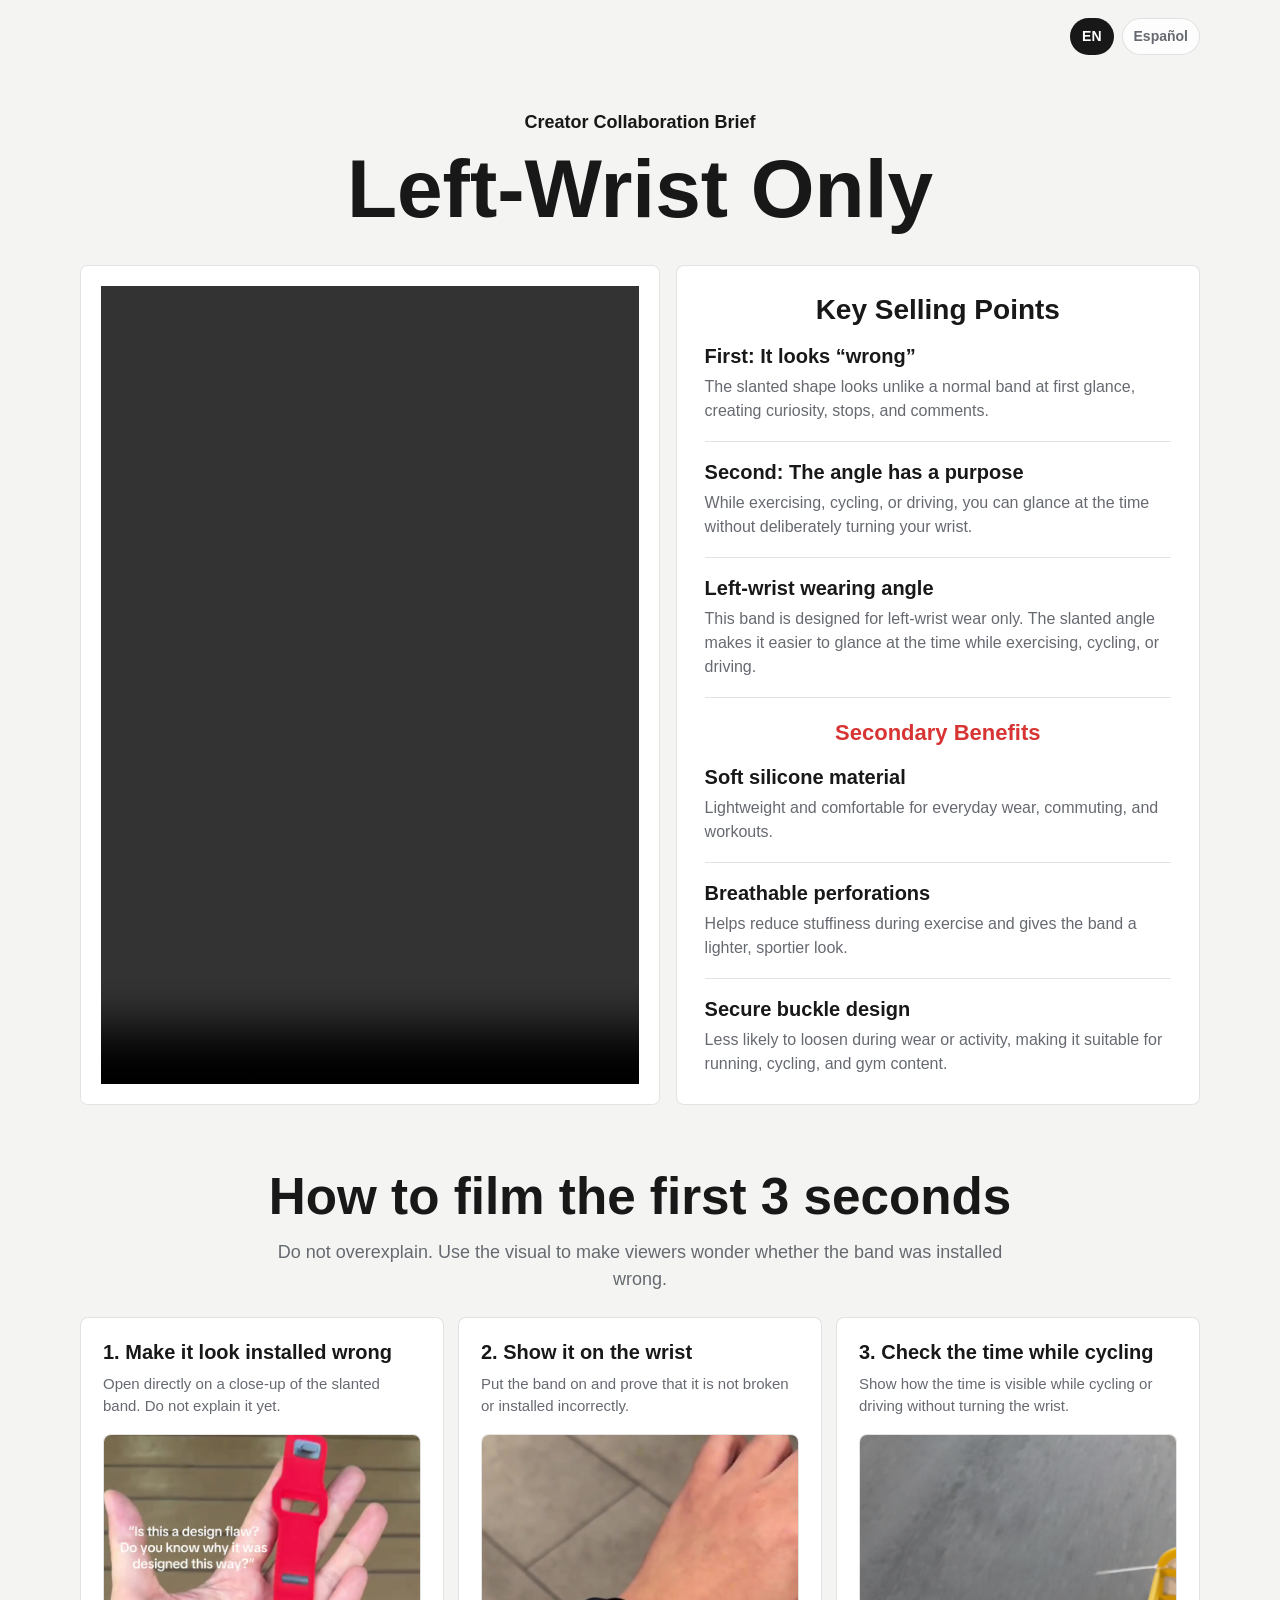
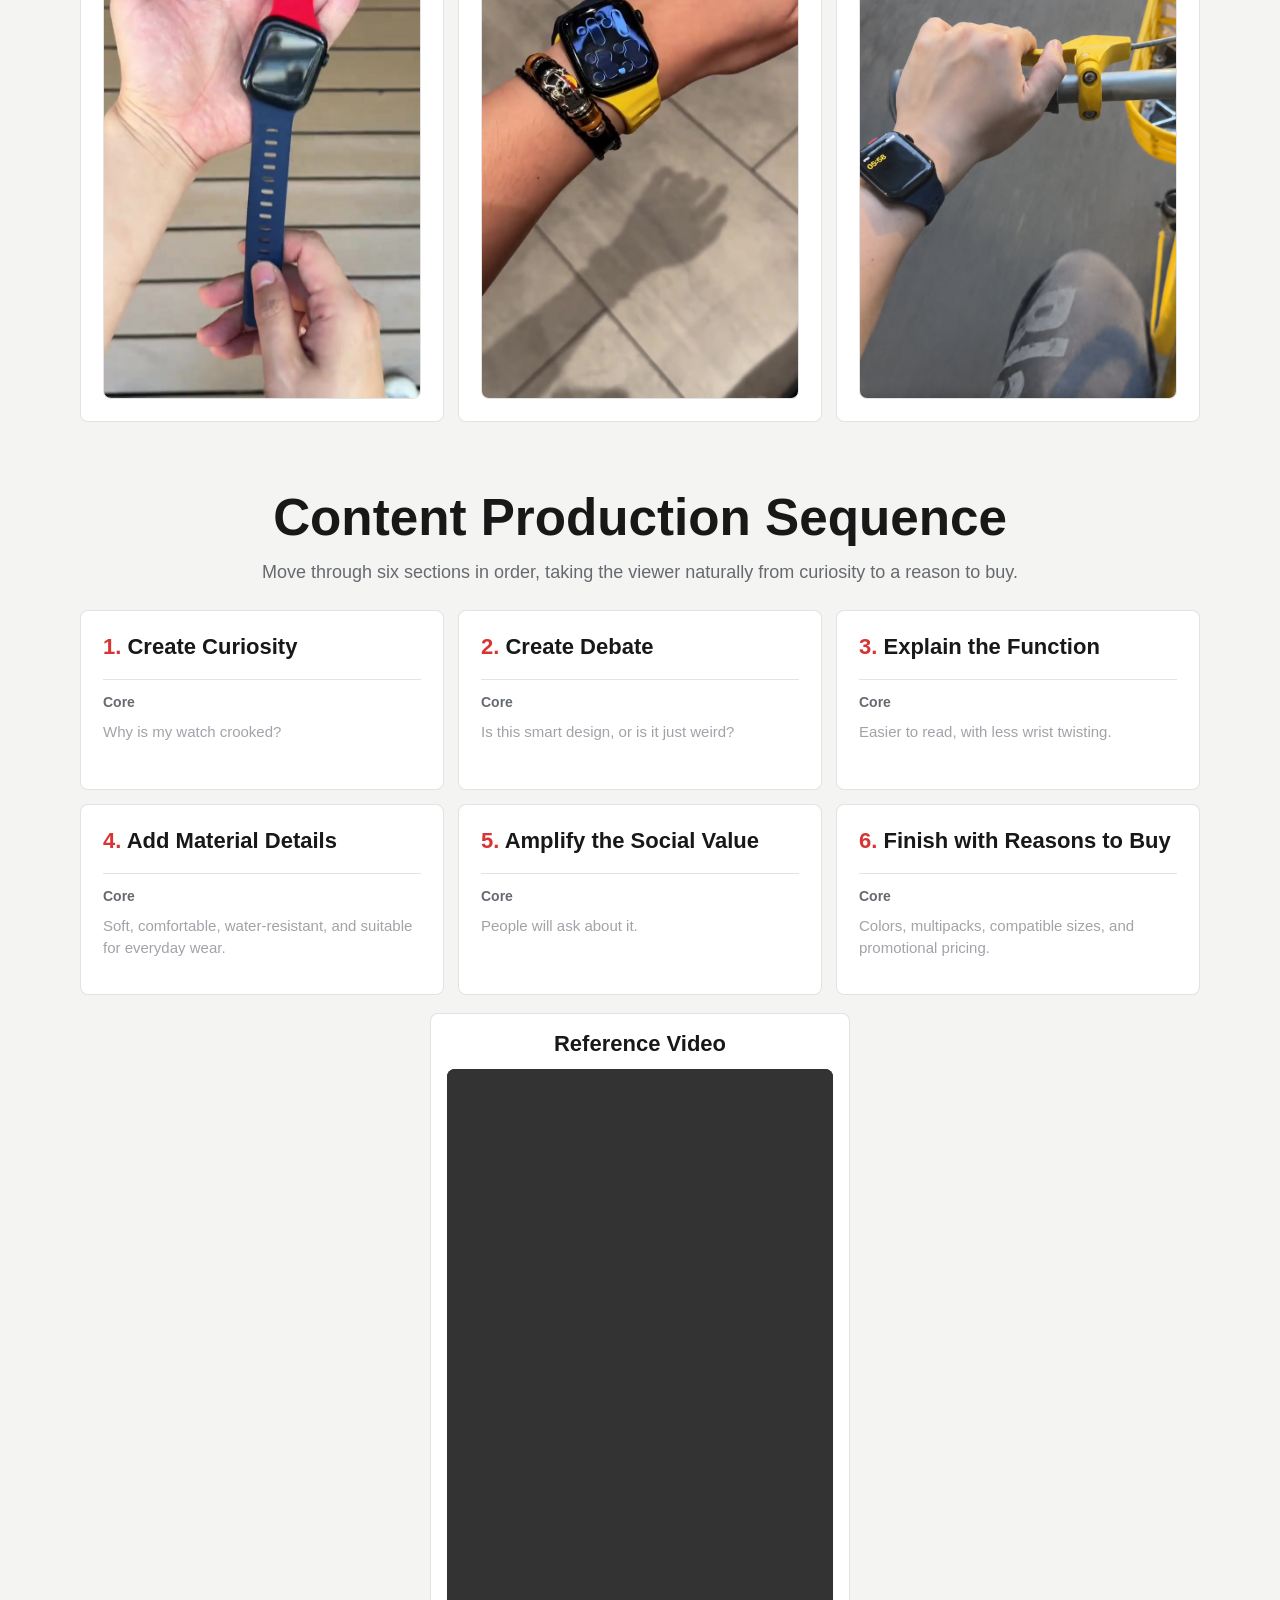
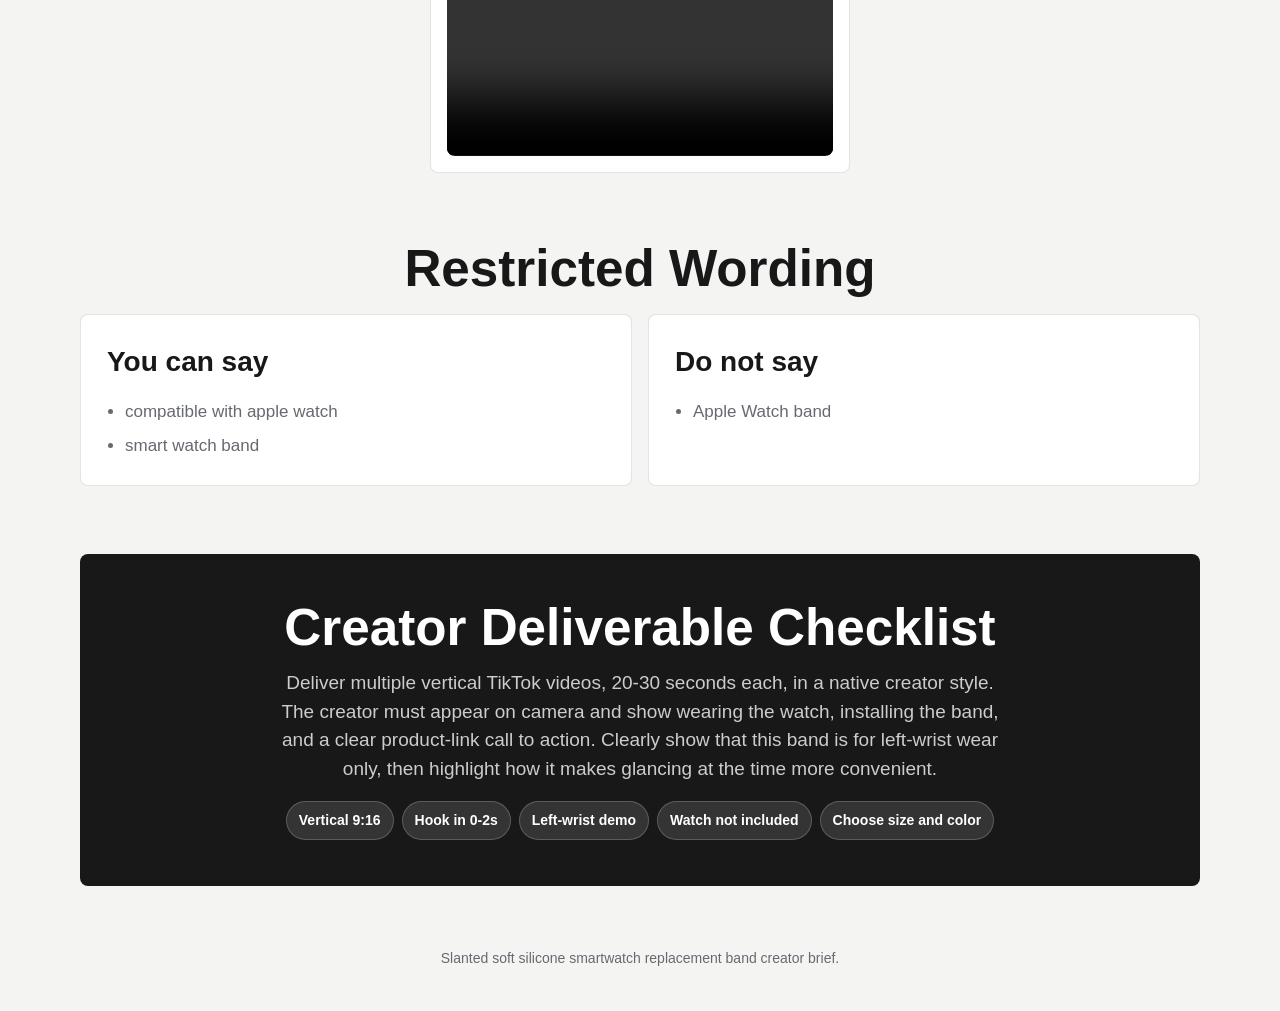
<file: index.html>
<!doctype html>
<html lang="en">
<head>
  <meta charset="utf-8">
  <meta name="viewport" content="width=device-width, initial-scale=1">
  <title>Slanted Apple Watch Band Creator Brief</title>
  <style>
    :root {
      --ink: #181818;
      --muted: #666a70;
      --page: #f4f5f2;
      --panel: #ffffff;
      --line: rgba(24, 24, 24, .12);
      --yellow: #f4c426;
      --red: #d83434;
      --blue: #1f4f86;
      --green: #61705a;
    }

    * {
      box-sizing: border-box;
      min-width: 0;
    }

    html { scroll-behavior: smooth; }

    body {
      margin: 0;
      font-family: -apple-system, BlinkMacSystemFont, "Segoe UI", Arial, sans-serif;
      color: var(--ink);
      background: var(--page);
      line-height: 1.5;
      letter-spacing: 0;
      overflow-x: hidden;
      max-width: 100vw;
    }

    h1, h2, h3, p, span, strong, li, .hook, .script-block {
      overflow-wrap: anywhere;
      word-break: normal;
    }

    img {
      display: block;
      max-width: 100%;
    }

    a { color: inherit; }

    .wrap {
      width: min(1120px, calc(100% - 36px));
      margin: 0 auto;
    }

    .language-switch {
      display: flex;
      justify-content: flex-end;
      gap: 8px;
      padding-top: 18px;
    }

    .language-switch a {
      color: var(--muted);
      text-decoration: none;
      font-size: 14px;
      font-weight: 700;
      padding: 7px 11px;
      border-radius: 999px;
      background: rgba(255, 255, 255, .75);
      border: 1px solid var(--line);
    }

    .language-switch a.active {
      color: #fff;
      background: var(--ink);
    }

    .hero {
      padding: 54px 0 30px;
      text-align: center;
    }

    .eyebrow {
      margin: 0 0 10px;
      color: var(--ink);
      font-size: 18px;
      font-weight: 800;
    }

    h1 {
      max-width: 930px;
      margin: 0 auto;
      font-size: clamp(42px, 7vw, 82px);
      line-height: 1.04;
      font-weight: 850;
    }

    .lead {
      max-width: 760px;
      margin: 20px auto 0;
      color: var(--muted);
      font-size: clamp(18px, 2vw, 24px);
      line-height: 1.45;
    }

    .lead-note {
      display: block;
      margin-top: 10px;
      color: var(--ink);
      font-weight: 800;
      font-size: .92em;
    }

    .hero-grid {
      display: grid;
      grid-template-columns: minmax(0, 1.05fr) minmax(280px, .95fr);
      gap: 16px;
      margin-top: 34px;
      align-items: stretch;
    }

    .hero-visual,
    .hero-facts {
      border-radius: 8px;
      overflow: hidden;
      background: var(--panel);
      border: 1px solid var(--line);
    }

    .hero-visual {
      display: flex;
      align-items: center;
      justify-content: center;
      min-height: 520px;
    }

    .hero-visual img,
    .hero-visual video {
      width: 100%;
      height: 100%;
      min-height: 520px;
      object-fit: contain;
      padding: 20px;
      background: #fff;
      display: block;
    }

    .hero-facts {
      text-align: left;
      padding: 28px;
      display: flex;
      flex-direction: column;
      justify-content: center;
      gap: 18px;
    }

    .facts-title {
      margin: 0;
      font-size: 28px;
      line-height: 1.15;
      font-weight: 850;
    }

    .fact-row {
      padding-bottom: 18px;
      border-bottom: 1px solid var(--line);
    }

    .fact-row:last-child {
      border-bottom: 0;
      padding-bottom: 0;
    }

    .fact-row strong {
      display: block;
      font-size: 20px;
      line-height: 1.25;
      margin-bottom: 6px;
    }

    .fact-row span {
      display: block;
      color: var(--muted);
      font-size: 16px;
    }

    .fact-subtitle {
      margin: 0 0 -2px;
      color: var(--red);
      font-size: 22px;
      font-weight: 850;
      letter-spacing: 0;
      text-align: center;
    }

    section { padding: 34px 0; }

    h2 {
      margin: 0 0 18px;
      font-size: clamp(30px, 4vw, 52px);
      line-height: 1.08;
      text-align: center;
      font-weight: 850;
    }

    .section-subtitle {
      max-width: 760px;
      margin: -4px auto 24px;
      color: var(--muted);
      text-align: center;
      font-size: 18px;
    }

    .grid {
      display: grid;
      grid-template-columns: repeat(4, minmax(0, 1fr));
      gap: 14px;
    }

    .grid-three {
      grid-template-columns: repeat(3, minmax(0, 1fr));
    }

    .tile {
      min-height: 190px;
      padding: 22px;
      border-radius: 8px;
      background: var(--panel);
      border: 1px solid var(--line);
    }

    .tile strong {
      display: block;
      margin-bottom: 8px;
      font-size: 20px;
      line-height: 1.25;
    }

    .tile span {
      display: block;
      color: var(--muted);
      font-size: 15px;
    }

    .tile-image {
      width: 100%;
      aspect-ratio: 9 / 16;
      object-fit: cover;
      object-position: center;
      border-radius: 8px;
      margin-top: 16px;
      border: 1px solid var(--line);
      background: #fff;
    }

    .split {
      display: grid;
      grid-template-columns: 1fr 1fr;
      gap: 16px;
      align-items: stretch;
    }

    .panel {
      border-radius: 8px;
      background: var(--panel);
      border: 1px solid var(--line);
      overflow: hidden;
    }

    .panel-copy {
      padding: 34px;
      display: flex;
      flex-direction: column;
      justify-content: center;
    }

    .panel-copy h3 {
      margin: 0 0 12px;
      font-size: clamp(28px, 4vw, 48px);
      line-height: 1.08;
    }

    .panel-copy p {
      margin: 0 0 16px;
      color: var(--muted);
      font-size: 18px;
    }

    .panel-copy ul {
      margin: 0;
      padding-left: 18px;
      color: var(--muted);
      font-size: 17px;
    }

    .panel-copy li + li { margin-top: 8px; }

    .reference-image img {
      width: 100%;
      height: 100%;
      min-height: 520px;
      object-fit: cover;
    }

    .reference-grid {
      display: grid;
      grid-template-columns: repeat(4, minmax(0, 1fr));
      gap: 14px;
    }

    .reference-grid .panel img {
      width: 100%;
      height: 100%;
      aspect-ratio: 3 / 4;
      object-fit: cover;
    }

    .caption {
      padding: 12px 16px;
      color: var(--muted);
      font-size: 14px;
      border-top: 1px solid var(--line);
      background: #fff;
    }

    .script-block {
      padding: 26px;
      border-left: 7px solid var(--yellow);
      background: #fff;
      border-radius: 8px;
      border-top: 1px solid var(--line);
      border-right: 1px solid var(--line);
      border-bottom: 1px solid var(--line);
      font-size: 22px;
      line-height: 1.45;
      font-weight: 750;
    }

    .shot-list {
      display: grid;
      grid-template-columns: repeat(5, minmax(0, 1fr));
      gap: 12px;
      counter-reset: shot;
    }

    .shot {
      min-height: 220px;
      padding: 18px;
      border-radius: 8px;
      border: 1px solid var(--line);
      background: var(--panel);
      position: relative;
    }

    .shot::before {
      counter-increment: shot;
      content: counter(shot);
      display: flex;
      align-items: center;
      justify-content: center;
      width: 30px;
      height: 30px;
      margin-bottom: 18px;
      border-radius: 50%;
      color: #fff;
      background: var(--ink);
      font-weight: 800;
    }

    .shot strong {
      display: block;
      margin-bottom: 8px;
      font-size: 18px;
      line-height: 1.25;
    }

    .shot span {
      display: block;
      color: var(--muted);
      font-size: 15px;
    }

    .hooks {
      display: grid;
      grid-template-columns: repeat(2, minmax(0, 1fr));
      gap: 14px;
    }

    .hook {
      min-height: 120px;
      padding: 22px;
      border-radius: 8px;
      background: var(--ink);
      color: #fff;
      font-size: 22px;
      line-height: 1.25;
      font-weight: 800;
    }

    .hook:nth-child(2) { background: var(--blue); }
    .hook:nth-child(3) { background: var(--green); }
    .hook:nth-child(4) { background: var(--red); }

    .content-flow {
      display: grid;
      grid-template-columns: repeat(3, minmax(0, 1fr));
      gap: 14px;
      counter-reset: flow-step;
    }

    .flow-card {
      min-height: 180px;
      padding: 22px;
      border-radius: 8px;
      background: var(--panel);
      border: 1px solid var(--line);
      counter-increment: flow-step;
    }

    .flow-card h3 {
      margin: 0 0 18px;
      font-size: 22px;
      line-height: 1.25;
    }

    .flow-card h3::before {
      content: counter(flow-step) ". ";
      color: var(--red);
    }

    .flow-branch {
      min-height: 76px;
      padding: 12px 0;
      border-top: 1px solid var(--line);
    }

    .flow-branch strong {
      display: block;
      margin-bottom: 8px;
      color: var(--muted);
      font-size: 14px;
    }

    .flow-branch span {
      display: block;
      min-height: 28px;
      color: #a0a3a8;
      font-size: 15px;
    }

    .flow-reference {
      max-width: 420px;
      margin: 18px auto 0;
      padding: 16px;
      border-radius: 8px;
      background: var(--panel);
      border: 1px solid var(--line);
    }

    .flow-reference h3 {
      margin: 0 0 12px;
      font-size: 22px;
      line-height: 1.25;
      text-align: center;
    }

    .flow-reference video {
      display: block;
      width: 100%;
      aspect-ratio: 9 / 16;
      object-fit: cover;
      border-radius: 8px;
      background: #111;
    }

    .do-dont {
      display: grid;
      grid-template-columns: 1fr 1fr;
      gap: 16px;
    }

    .list-panel {
      padding: 26px;
      border-radius: 8px;
      background: var(--panel);
      border: 1px solid var(--line);
    }

    .list-panel h3 {
      margin: 0 0 16px;
      font-size: 28px;
    }

    .list-note {
      margin: -6px 0 14px;
      color: var(--ink);
      font-size: 18px;
      font-weight: 750;
    }

    .list-panel ul {
      margin: 0;
      padding-left: 18px;
      color: var(--muted);
      font-size: 17px;
    }

    .list-panel li + li { margin-top: 9px; }

    .quote-grid {
      display: grid;
      grid-template-columns: repeat(3, minmax(0, 1fr));
      gap: 14px;
    }

    .quote {
      padding: 22px;
      border-radius: 8px;
      background: var(--panel);
      border: 1px solid var(--line);
      min-height: 180px;
    }

    .quote strong {
      display: block;
      font-size: 18px;
      margin-bottom: 8px;
    }

    .quote p {
      margin: 0;
      color: var(--muted);
      font-size: 16px;
    }

    .cta {
      padding: 46px 28px;
      border-radius: 8px;
      color: #fff;
      background: var(--ink);
      text-align: center;
    }

    .cta h2 {
      color: #fff;
      margin-bottom: 14px;
    }

    .cta p {
      max-width: 740px;
      margin: 0 auto;
      color: rgba(255, 255, 255, .78);
      font-size: 19px;
    }

    .badge-row {
      display: flex;
      flex-wrap: wrap;
      gap: 8px;
      justify-content: center;
      margin-top: 18px;
    }

    .badge {
      padding: 8px 12px;
      border-radius: 999px;
      background: rgba(255, 255, 255, .12);
      border: 1px solid rgba(255, 255, 255, .2);
      color: #fff;
      font-size: 14px;
      font-weight: 750;
    }

    footer {
      padding: 28px 0 42px;
      color: var(--muted);
      text-align: center;
      font-size: 14px;
    }

    @media (max-width: 900px) {
      .hero-grid,
      .split,
      .do-dont {
        grid-template-columns: 1fr;
      }

      .grid,
      .shot-list,
      .content-flow,
      .reference-grid,
      .quote-grid {
        grid-template-columns: repeat(2, minmax(0, 1fr));
      }

      .reference-image img,
      .hero-visual,
      .hero-visual img,
      .hero-visual video {
        min-height: 0;
      }
    }

    @media (max-width: 620px) {
      .wrap {
        width: calc(100% - 24px);
        max-width: calc(100vw - 24px);
      }
      .language-switch { justify-content: center; }
      .hero { padding-top: 38px; }
      h1 {
        font-size: clamp(34px, 10vw, 42px);
        line-height: 1.08;
      }
      .lead {
        font-size: 17px;
        max-width: 100%;
      }
      .hero-grid {
        gap: 12px;
        width: 100%;
      }
      .hero-visual,
      .hero-facts,
      .panel,
      .tile,
      .shot,
      .quote,
      .list-panel {
        width: 100%;
        max-width: 100%;
      }
      .hero-visual img,
      .hero-visual video { padding: 12px; }
      .grid,
      .shot-list,
      .hooks,
      .content-flow,
      .reference-grid,
      .quote-grid {
        grid-template-columns: 1fr;
      }
      .hero-facts,
      .panel-copy,
      .list-panel,
      .script-block {
        padding: 22px;
      }
      .shot { min-height: 0; }
      .hook { font-size: 20px; }
    }
  </style>
</head>
<body>
  <header class="wrap">
    <nav class="language-switch" aria-label="Language">
      <a class="active" href="index.html">EN</a>
      <a href="index-es.html">Español</a>
    </nav>
  </header>

  <main>
    <section class="hero">
      <div class="wrap">
        <p class="eyebrow">Creator Collaboration Brief</p>
        <h1>Left-Wrist Only</h1>

        <div class="hero-grid">
          <div class="hero-visual">
            <video src="assets/selling-points-video.mp4" aria-label="Slanted smartwatch band selling points video" autoplay muted loop playsinline controls preload="metadata"></video>
          </div>
          <div class="hero-facts">
            <h2 class="facts-title">Key Selling Points</h2>
            <div class="fact-row">
              <strong>First: It looks “wrong”</strong>
              <span>The slanted shape looks unlike a normal band at first glance, creating curiosity, stops, and comments.</span>
            </div>
            <div class="fact-row">
              <strong>Second: The angle has a purpose</strong>
              <span>While exercising, cycling, or driving, you can glance at the time without deliberately turning your wrist.</span>
            </div>
            <div class="fact-row">
              <strong>Left-wrist wearing angle</strong>
              <span>This band is designed for left-wrist wear only. The slanted angle makes it easier to glance at the time while exercising, cycling, or driving.</span>
            </div>
            <div class="fact-subtitle">Secondary Benefits</div>
            <div class="fact-row">
              <strong>Soft silicone material</strong>
              <span>Lightweight and comfortable for everyday wear, commuting, and workouts.</span>
            </div>
            <div class="fact-row">
              <strong>Breathable perforations</strong>
              <span>Helps reduce stuffiness during exercise and gives the band a lighter, sportier look.</span>
            </div>
            <div class="fact-row">
              <strong>Secure buckle design</strong>
              <span>Less likely to loosen during wear or activity, making it suitable for running, cycling, and gym content.</span>
            </div>
          </div>
        </div>
      </div>
    </section>

    <section>
      <div class="wrap">
        <h2>How to film the first 3 seconds</h2>
        <p class="section-subtitle">Do not overexplain. Use the visual to make viewers wonder whether the band was installed wrong.</p>
        <div class="grid grid-three">
          <div class="tile">
            <strong>1. Make it look installed wrong</strong>
            <span>Open directly on a close-up of the slanted band. Do not explain it yet.</span>
            <img class="tile-image" src="assets/opening-step-01-wrong.jpg" alt="Close-up of the slanted band looking incorrectly installed">
          </div>
          <div class="tile">
            <strong>2. Show it on the wrist</strong>
            <span>Put the band on and prove that it is not broken or installed incorrectly.</span>
            <img class="tile-image" src="assets/opening-step-03-glance.jpg" alt="Slanted band worn on the wrist">
          </div>
          <div class="tile">
            <strong>3. Check the time while cycling</strong>
            <span>Show how the time is visible while cycling or driving without turning the wrist.</span>
            <img class="tile-image" src="assets/opening-step-04-bike.png" alt="Checking the time while cycling without turning the wrist">
          </div>
        </div>
      </div>
    </section>

    <section id="content-flow">
      <div class="wrap">
        <h2>Content Production Sequence</h2>
        <p class="section-subtitle">Move through six sections in order, taking the viewer naturally from curiosity to a reason to buy.</p>
        <div class="content-flow">
          <div class="flow-card">
            <h3>Create Curiosity</h3>
            <div class="flow-branch">
              <strong>Core</strong>
              <span>Why is my watch crooked?</span>
            </div>
          </div>
          <div class="flow-card">
            <h3>Create Debate</h3>
            <div class="flow-branch">
              <strong>Core</strong>
              <span>Is this smart design, or is it just weird?</span>
            </div>
          </div>
          <div class="flow-card">
            <h3>Explain the Function</h3>
            <div class="flow-branch">
              <strong>Core</strong>
              <span>Easier to read, with less wrist twisting.</span>
            </div>
          </div>
          <div class="flow-card">
            <h3>Add Material Details</h3>
            <div class="flow-branch">
              <strong>Core</strong>
              <span>Soft, comfortable, water-resistant, and suitable for everyday wear.</span>
            </div>
          </div>
          <div class="flow-card">
            <h3>Amplify the Social Value</h3>
            <div class="flow-branch">
              <strong>Core</strong>
              <span>People will ask about it.</span>
            </div>
          </div>
          <div class="flow-card">
            <h3>Finish with Reasons to Buy</h3>
            <div class="flow-branch">
              <strong>Core</strong>
              <span>Colors, multipacks, compatible sizes, and promotional pricing.</span>
            </div>
          </div>
        </div>
        <div class="flow-reference">
          <h3>Reference Video</h3>
          <video src="assets/content-flow-reference.mp4" aria-label="Content production sequence reference video" controls playsinline preload="metadata"></video>
        </div>
      </div>
    </section>

    <section>
      <div class="wrap">
        <h2>Restricted Wording</h2>
        <div class="do-dont">
          <div class="list-panel">
            <h3>You can say</h3>
            <ul>
              <li>compatible with apple watch</li>
              <li>smart watch band</li>
            </ul>
          </div>
          <div class="list-panel">
            <h3>Do not say</h3>
            <ul>
              <li>Apple Watch band</li>
            </ul>
          </div>
        </div>
      </div>
    </section>

    <section>
      <div class="wrap">
        <div class="cta">
          <h2>Creator Deliverable Checklist</h2>
          <p>Deliver multiple vertical TikTok videos, 20-30 seconds each, in a native creator style. The creator must appear on camera and show wearing the watch, installing the band, and a clear product-link call to action. Clearly show that this band is for left-wrist wear only, then highlight how it makes glancing at the time more convenient.</p>
          <div class="badge-row">
            <span class="badge">Vertical 9:16</span>
            <span class="badge">Hook in 0-2s</span>
            <span class="badge">Left-wrist demo</span>
            <span class="badge">Watch not included</span>
            <span class="badge">Choose size and color</span>
          </div>
        </div>
      </div>
    </section>
  </main>

  <footer class="wrap">
    Slanted soft silicone smartwatch replacement band creator brief.
  </footer>
</body>
</html>
</file>
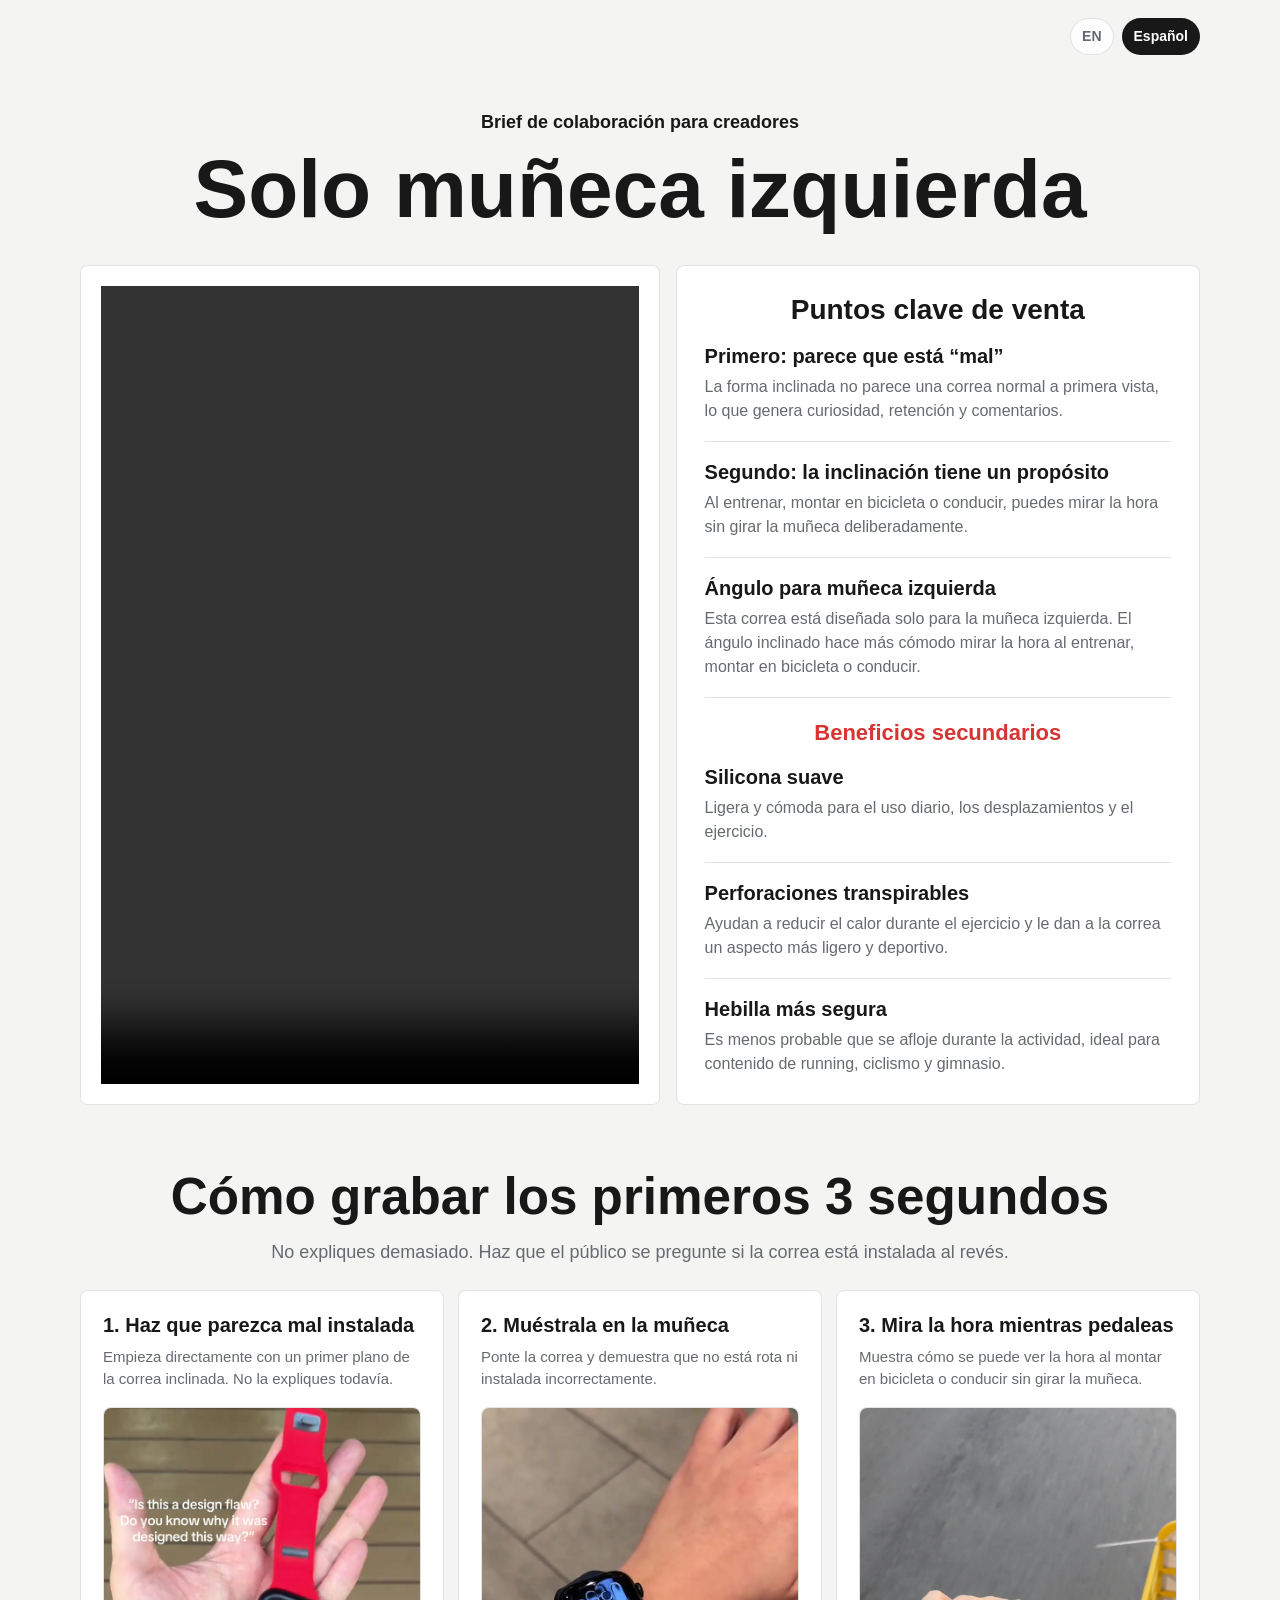
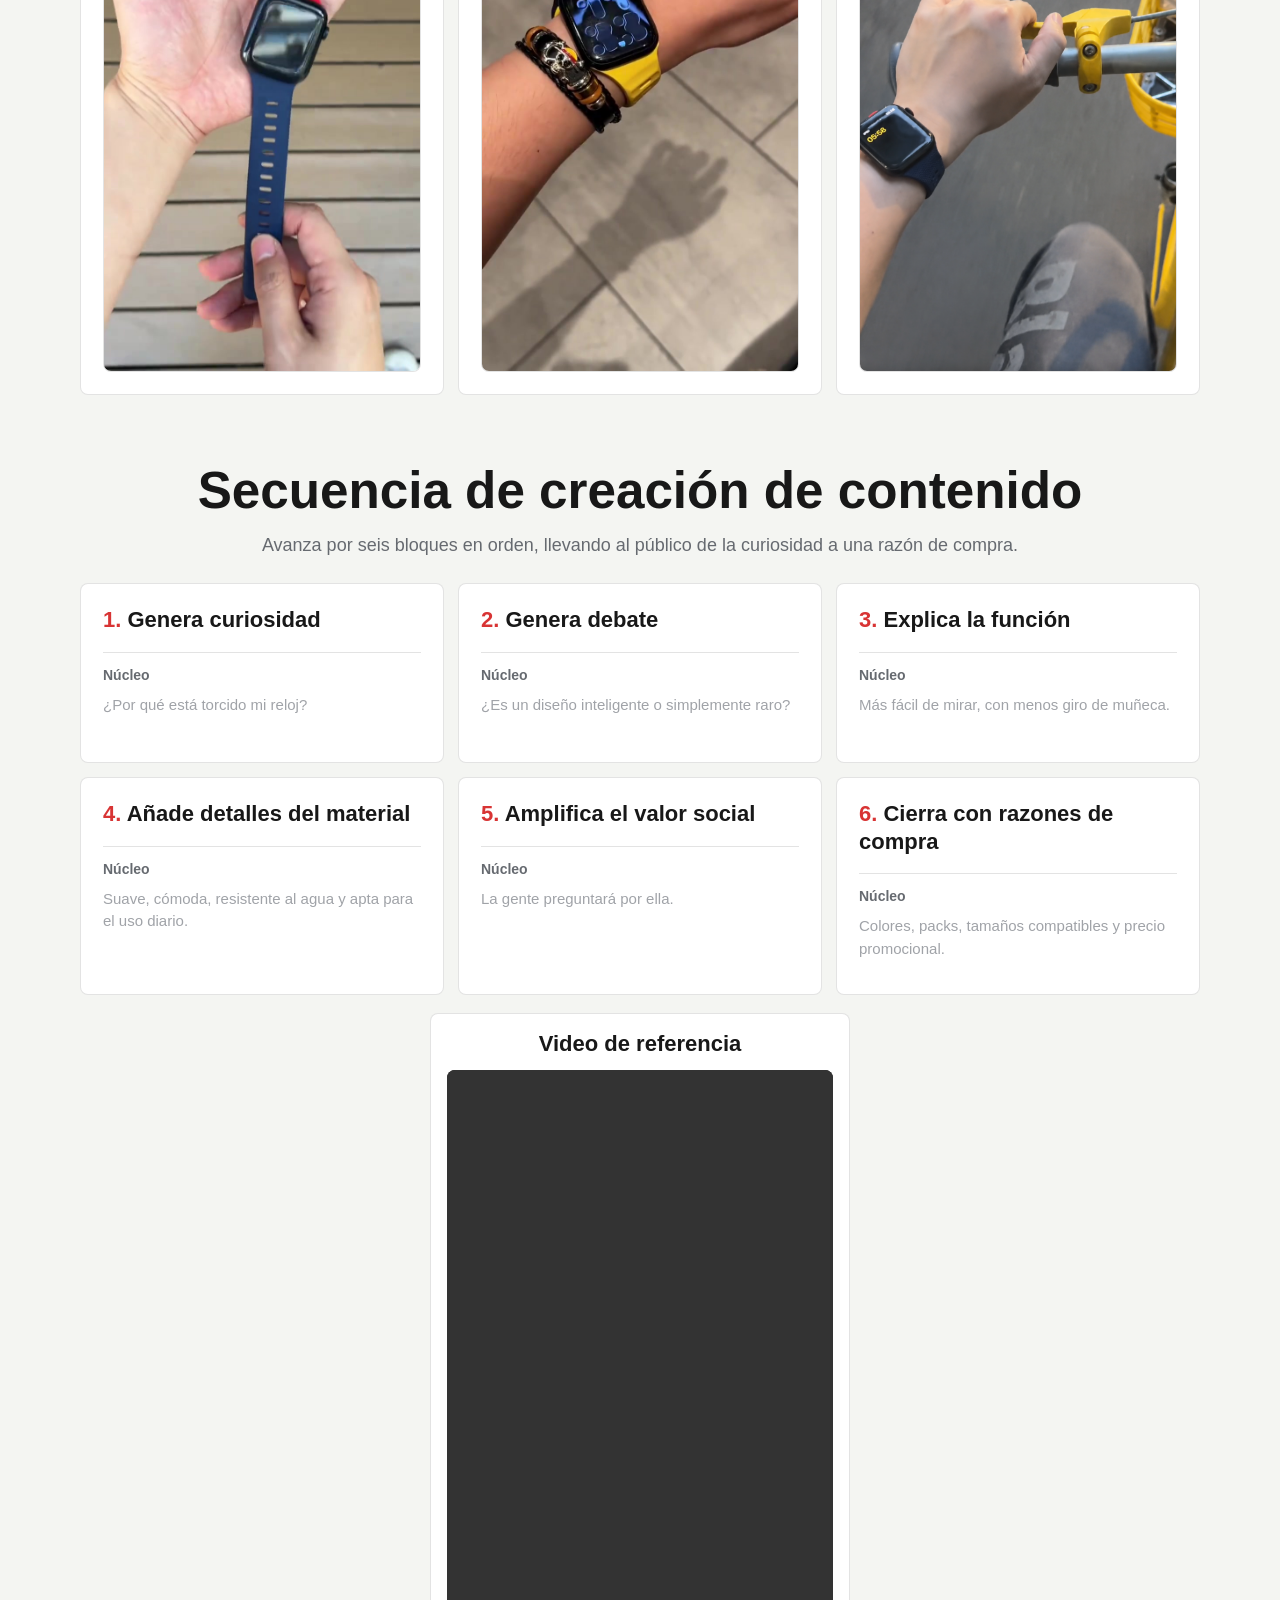
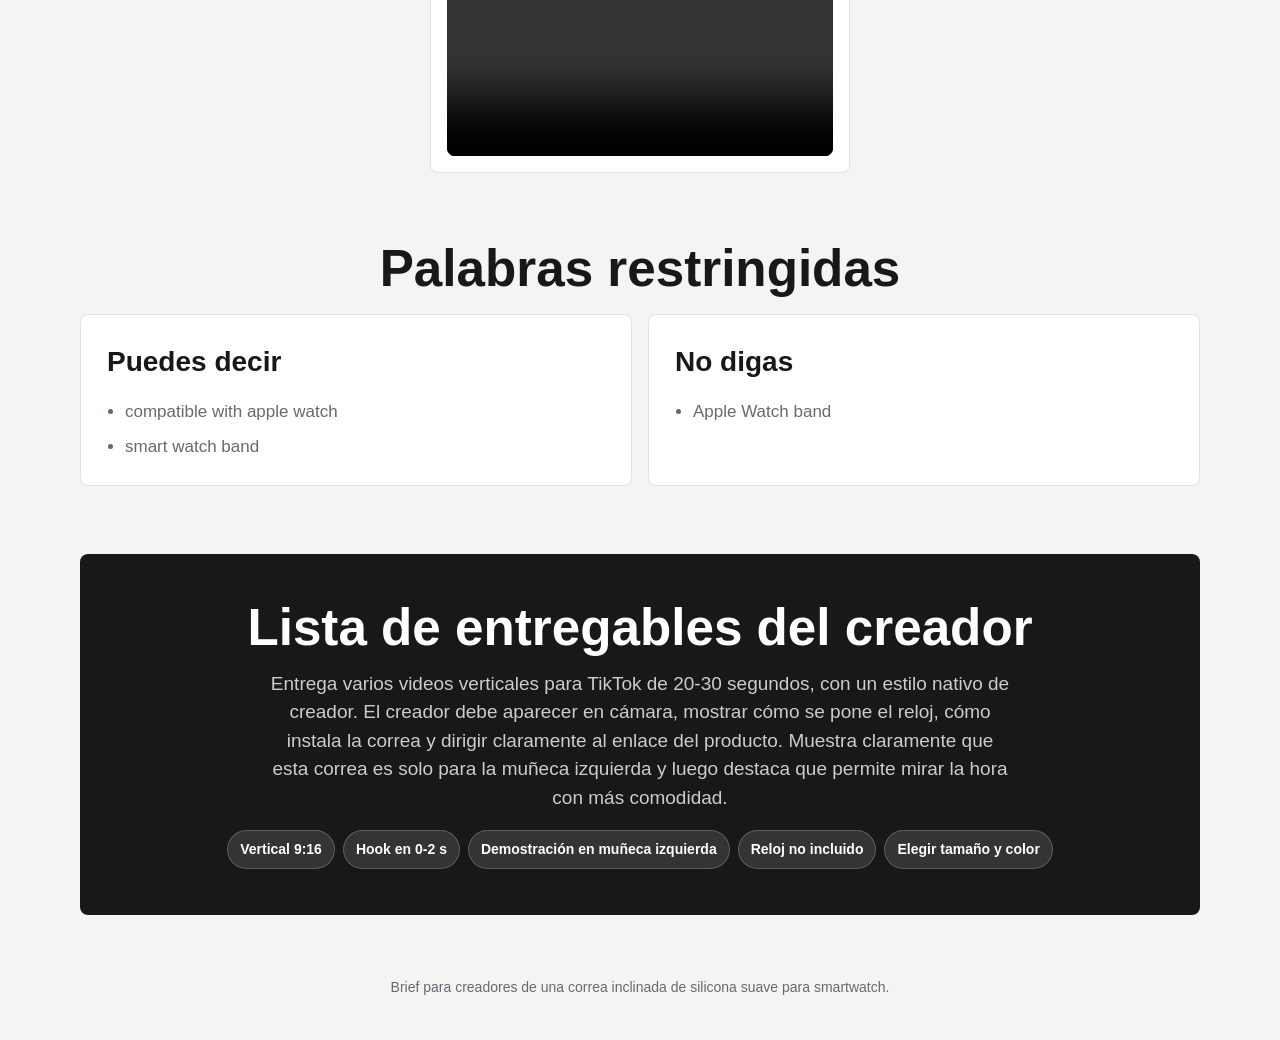
<file: index-es.html>
<!doctype html>
<html lang="es">
<head>
  <meta charset="utf-8">
  <meta name="viewport" content="width=device-width, initial-scale=1">
  <title>Brief para creadores - Correa inclinada para smartwatch</title>
  <style>
    :root {
      --ink: #181818;
      --muted: #666a70;
      --page: #f4f5f2;
      --panel: #ffffff;
      --line: rgba(24, 24, 24, .12);
      --yellow: #f4c426;
      --red: #d83434;
      --blue: #1f4f86;
      --green: #61705a;
    }

    * {
      box-sizing: border-box;
      min-width: 0;
    }

    html { scroll-behavior: smooth; }

    body {
      margin: 0;
      font-family: -apple-system, BlinkMacSystemFont, "Segoe UI", Arial, sans-serif;
      color: var(--ink);
      background: var(--page);
      line-height: 1.5;
      letter-spacing: 0;
      overflow-x: hidden;
      max-width: 100vw;
    }

    h1, h2, h3, p, span, strong, li, .hook, .script-block {
      overflow-wrap: anywhere;
      word-break: normal;
    }

    img {
      display: block;
      max-width: 100%;
    }

    a { color: inherit; }

    .wrap {
      width: min(1120px, calc(100% - 36px));
      margin: 0 auto;
    }

    .language-switch {
      display: flex;
      justify-content: flex-end;
      gap: 8px;
      padding-top: 18px;
    }

    .language-switch a {
      color: var(--muted);
      text-decoration: none;
      font-size: 14px;
      font-weight: 700;
      padding: 7px 11px;
      border-radius: 999px;
      background: rgba(255, 255, 255, .75);
      border: 1px solid var(--line);
    }

    .language-switch a.active {
      color: #fff;
      background: var(--ink);
    }

    .hero {
      padding: 54px 0 30px;
      text-align: center;
    }

    .eyebrow {
      margin: 0 0 10px;
      color: var(--ink);
      font-size: 18px;
      font-weight: 800;
    }

    h1 {
      max-width: 930px;
      margin: 0 auto;
      font-size: clamp(42px, 7vw, 82px);
      line-height: 1.04;
      font-weight: 850;
    }

    .lead {
      max-width: 760px;
      margin: 20px auto 0;
      color: var(--muted);
      font-size: clamp(18px, 2vw, 24px);
      line-height: 1.45;
    }

    .lead-note {
      display: block;
      margin-top: 10px;
      color: var(--ink);
      font-weight: 800;
      font-size: .92em;
    }

    .hero-grid {
      display: grid;
      grid-template-columns: minmax(0, 1.05fr) minmax(280px, .95fr);
      gap: 16px;
      margin-top: 34px;
      align-items: stretch;
    }

    .hero-visual,
    .hero-facts {
      border-radius: 8px;
      overflow: hidden;
      background: var(--panel);
      border: 1px solid var(--line);
    }

    .hero-visual {
      display: flex;
      align-items: center;
      justify-content: center;
      min-height: 520px;
    }

    .hero-visual img,
    .hero-visual video {
      width: 100%;
      height: 100%;
      min-height: 520px;
      object-fit: contain;
      padding: 20px;
      background: #fff;
      display: block;
    }

    .hero-facts {
      text-align: left;
      padding: 28px;
      display: flex;
      flex-direction: column;
      justify-content: center;
      gap: 18px;
    }

    .facts-title {
      margin: 0;
      font-size: 28px;
      line-height: 1.15;
      font-weight: 850;
    }

    .fact-row {
      padding-bottom: 18px;
      border-bottom: 1px solid var(--line);
    }

    .fact-row:last-child {
      border-bottom: 0;
      padding-bottom: 0;
    }

    .fact-row strong {
      display: block;
      font-size: 20px;
      line-height: 1.25;
      margin-bottom: 6px;
    }

    .fact-row span {
      display: block;
      color: var(--muted);
      font-size: 16px;
    }

    .fact-subtitle {
      margin: 0 0 -2px;
      color: var(--red);
      font-size: 22px;
      font-weight: 850;
      letter-spacing: 0;
      text-align: center;
    }

    section { padding: 34px 0; }

    h2 {
      margin: 0 0 18px;
      font-size: clamp(30px, 4vw, 52px);
      line-height: 1.08;
      text-align: center;
      font-weight: 850;
    }

    .section-subtitle {
      max-width: 760px;
      margin: -4px auto 24px;
      color: var(--muted);
      text-align: center;
      font-size: 18px;
    }

    .grid {
      display: grid;
      grid-template-columns: repeat(4, minmax(0, 1fr));
      gap: 14px;
    }

    .grid-three {
      grid-template-columns: repeat(3, minmax(0, 1fr));
    }

    .tile {
      min-height: 190px;
      padding: 22px;
      border-radius: 8px;
      background: var(--panel);
      border: 1px solid var(--line);
    }

    .tile strong {
      display: block;
      margin-bottom: 8px;
      font-size: 20px;
      line-height: 1.25;
    }

    .tile span {
      display: block;
      color: var(--muted);
      font-size: 15px;
    }

    .tile-image {
      width: 100%;
      aspect-ratio: 9 / 16;
      object-fit: cover;
      object-position: center;
      border-radius: 8px;
      margin-top: 16px;
      border: 1px solid var(--line);
      background: #fff;
    }

    .split {
      display: grid;
      grid-template-columns: 1fr 1fr;
      gap: 16px;
      align-items: stretch;
    }

    .panel {
      border-radius: 8px;
      background: var(--panel);
      border: 1px solid var(--line);
      overflow: hidden;
    }

    .panel-copy {
      padding: 34px;
      display: flex;
      flex-direction: column;
      justify-content: center;
    }

    .panel-copy h3 {
      margin: 0 0 12px;
      font-size: clamp(28px, 4vw, 48px);
      line-height: 1.08;
    }

    .panel-copy p {
      margin: 0 0 16px;
      color: var(--muted);
      font-size: 18px;
    }

    .panel-copy ul {
      margin: 0;
      padding-left: 18px;
      color: var(--muted);
      font-size: 17px;
    }

    .panel-copy li + li { margin-top: 8px; }

    .reference-image img {
      width: 100%;
      height: 100%;
      min-height: 520px;
      object-fit: cover;
    }

    .reference-grid {
      display: grid;
      grid-template-columns: repeat(4, minmax(0, 1fr));
      gap: 14px;
    }

    .reference-grid .panel img {
      width: 100%;
      height: 100%;
      aspect-ratio: 3 / 4;
      object-fit: cover;
    }

    .caption {
      padding: 12px 16px;
      color: var(--muted);
      font-size: 14px;
      border-top: 1px solid var(--line);
      background: #fff;
    }

    .script-block {
      padding: 26px;
      border-left: 7px solid var(--yellow);
      background: #fff;
      border-radius: 8px;
      border-top: 1px solid var(--line);
      border-right: 1px solid var(--line);
      border-bottom: 1px solid var(--line);
      font-size: 22px;
      line-height: 1.45;
      font-weight: 750;
    }

    .shot-list {
      display: grid;
      grid-template-columns: repeat(5, minmax(0, 1fr));
      gap: 12px;
      counter-reset: shot;
    }

    .shot {
      min-height: 220px;
      padding: 18px;
      border-radius: 8px;
      border: 1px solid var(--line);
      background: var(--panel);
      position: relative;
    }

    .shot::before {
      counter-increment: shot;
      content: counter(shot);
      display: flex;
      align-items: center;
      justify-content: center;
      width: 30px;
      height: 30px;
      margin-bottom: 18px;
      border-radius: 50%;
      color: #fff;
      background: var(--ink);
      font-weight: 800;
    }

    .shot strong {
      display: block;
      margin-bottom: 8px;
      font-size: 18px;
      line-height: 1.25;
    }

    .shot span {
      display: block;
      color: var(--muted);
      font-size: 15px;
    }

    .hooks {
      display: grid;
      grid-template-columns: repeat(2, minmax(0, 1fr));
      gap: 14px;
    }

    .hook {
      min-height: 120px;
      padding: 22px;
      border-radius: 8px;
      background: var(--ink);
      color: #fff;
      font-size: 22px;
      line-height: 1.25;
      font-weight: 800;
    }

    .hook:nth-child(2) { background: var(--blue); }
    .hook:nth-child(3) { background: var(--green); }
    .hook:nth-child(4) { background: var(--red); }

    .content-flow {
      display: grid;
      grid-template-columns: repeat(3, minmax(0, 1fr));
      gap: 14px;
      counter-reset: flow-step;
    }

    .flow-card {
      min-height: 180px;
      padding: 22px;
      border-radius: 8px;
      background: var(--panel);
      border: 1px solid var(--line);
      counter-increment: flow-step;
    }

    .flow-card h3 {
      margin: 0 0 18px;
      font-size: 22px;
      line-height: 1.25;
    }

    .flow-card h3::before {
      content: counter(flow-step) ". ";
      color: var(--red);
    }

    .flow-branch {
      min-height: 76px;
      padding: 12px 0;
      border-top: 1px solid var(--line);
    }

    .flow-branch strong {
      display: block;
      margin-bottom: 8px;
      color: var(--muted);
      font-size: 14px;
    }

    .flow-branch span {
      display: block;
      min-height: 28px;
      color: #a0a3a8;
      font-size: 15px;
    }

    .flow-reference {
      max-width: 420px;
      margin: 18px auto 0;
      padding: 16px;
      border-radius: 8px;
      background: var(--panel);
      border: 1px solid var(--line);
    }

    .flow-reference h3 {
      margin: 0 0 12px;
      font-size: 22px;
      line-height: 1.25;
      text-align: center;
    }

    .flow-reference video {
      display: block;
      width: 100%;
      aspect-ratio: 9 / 16;
      object-fit: cover;
      border-radius: 8px;
      background: #111;
    }

    .do-dont {
      display: grid;
      grid-template-columns: 1fr 1fr;
      gap: 16px;
    }

    .list-panel {
      padding: 26px;
      border-radius: 8px;
      background: var(--panel);
      border: 1px solid var(--line);
    }

    .list-panel h3 {
      margin: 0 0 16px;
      font-size: 28px;
    }

    .list-note {
      margin: -6px 0 14px;
      color: var(--ink);
      font-size: 18px;
      font-weight: 750;
    }

    .list-panel ul {
      margin: 0;
      padding-left: 18px;
      color: var(--muted);
      font-size: 17px;
    }

    .list-panel li + li { margin-top: 9px; }

    .quote-grid {
      display: grid;
      grid-template-columns: repeat(3, minmax(0, 1fr));
      gap: 14px;
    }

    .quote {
      padding: 22px;
      border-radius: 8px;
      background: var(--panel);
      border: 1px solid var(--line);
      min-height: 180px;
    }

    .quote strong {
      display: block;
      font-size: 18px;
      margin-bottom: 8px;
    }

    .quote p {
      margin: 0;
      color: var(--muted);
      font-size: 16px;
    }

    .cta {
      padding: 46px 28px;
      border-radius: 8px;
      color: #fff;
      background: var(--ink);
      text-align: center;
    }

    .cta h2 {
      color: #fff;
      margin-bottom: 14px;
    }

    .cta p {
      max-width: 740px;
      margin: 0 auto;
      color: rgba(255, 255, 255, .78);
      font-size: 19px;
    }

    .badge-row {
      display: flex;
      flex-wrap: wrap;
      gap: 8px;
      justify-content: center;
      margin-top: 18px;
    }

    .badge {
      padding: 8px 12px;
      border-radius: 999px;
      background: rgba(255, 255, 255, .12);
      border: 1px solid rgba(255, 255, 255, .2);
      color: #fff;
      font-size: 14px;
      font-weight: 750;
    }

    footer {
      padding: 28px 0 42px;
      color: var(--muted);
      text-align: center;
      font-size: 14px;
    }

    @media (max-width: 900px) {
      .hero-grid,
      .split,
      .do-dont {
        grid-template-columns: 1fr;
      }

      .grid,
      .shot-list,
      .content-flow,
      .reference-grid,
      .quote-grid {
        grid-template-columns: repeat(2, minmax(0, 1fr));
      }

      .reference-image img,
      .hero-visual,
      .hero-visual img,
      .hero-visual video {
        min-height: 0;
      }
    }

    @media (max-width: 620px) {
      .wrap {
        width: calc(100% - 24px);
        max-width: calc(100vw - 24px);
      }
      .language-switch { justify-content: center; }
      .hero { padding-top: 38px; }
      h1 {
        font-size: clamp(34px, 10vw, 42px);
        line-height: 1.08;
      }
      .lead {
        font-size: 17px;
        max-width: 100%;
      }
      .hero-grid {
        gap: 12px;
        width: 100%;
      }
      .hero-visual,
      .hero-facts,
      .panel,
      .tile,
      .shot,
      .quote,
      .list-panel {
        width: 100%;
        max-width: 100%;
      }
      .hero-visual img,
      .hero-visual video { padding: 12px; }
      .grid,
      .shot-list,
      .hooks,
      .content-flow,
      .reference-grid,
      .quote-grid {
        grid-template-columns: 1fr;
      }
      .hero-facts,
      .panel-copy,
      .list-panel,
      .script-block {
        padding: 22px;
      }
      .shot { min-height: 0; }
      .hook { font-size: 20px; }
    }
  </style>
</head>
<body>
  <header class="wrap">
    <nav class="language-switch" aria-label="Language">
      <a href="index.html">EN</a>
      <a class="active" href="index-es.html">Español</a>
    </nav>
  </header>

  <main>
    <section class="hero">
      <div class="wrap">
        <p class="eyebrow">Brief de colaboración para creadores</p>
        <h1>Solo muñeca izquierda</h1>

        <div class="hero-grid">
          <div class="hero-visual">
            <video src="assets/selling-points-video.mp4" aria-label="Video de puntos clave de la correa inclinada para smartwatch" autoplay muted loop playsinline controls preload="metadata"></video>
          </div>
          <div class="hero-facts">
            <h2 class="facts-title">Puntos clave de venta</h2>
            <div class="fact-row">
              <strong>Primero: parece que está “mal”</strong>
              <span>La forma inclinada no parece una correa normal a primera vista, lo que genera curiosidad, retención y comentarios.</span>
            </div>
            <div class="fact-row">
              <strong>Segundo: la inclinación tiene un propósito</strong>
              <span>Al entrenar, montar en bicicleta o conducir, puedes mirar la hora sin girar la muñeca deliberadamente.</span>
            </div>
            <div class="fact-row">
              <strong>Ángulo para muñeca izquierda</strong>
              <span>Esta correa está diseñada solo para la muñeca izquierda. El ángulo inclinado hace más cómodo mirar la hora al entrenar, montar en bicicleta o conducir.</span>
            </div>
            <div class="fact-subtitle">Beneficios secundarios</div>
            <div class="fact-row">
              <strong>Silicona suave</strong>
              <span>Ligera y cómoda para el uso diario, los desplazamientos y el ejercicio.</span>
            </div>
            <div class="fact-row">
              <strong>Perforaciones transpirables</strong>
              <span>Ayudan a reducir el calor durante el ejercicio y le dan a la correa un aspecto más ligero y deportivo.</span>
            </div>
            <div class="fact-row">
              <strong>Hebilla más segura</strong>
              <span>Es menos probable que se afloje durante la actividad, ideal para contenido de running, ciclismo y gimnasio.</span>
            </div>
          </div>
        </div>
      </div>
    </section>

    <section>
      <div class="wrap">
        <h2>Cómo grabar los primeros 3 segundos</h2>
        <p class="section-subtitle">No expliques demasiado. Haz que el público se pregunte si la correa está instalada al revés.</p>
        <div class="grid grid-three">
          <div class="tile">
            <strong>1. Haz que parezca mal instalada</strong>
            <span>Empieza directamente con un primer plano de la correa inclinada. No la expliques todavía.</span>
            <img class="tile-image" src="assets/opening-step-01-wrong.jpg" alt="Primer plano de la correa inclinada que parece mal instalada">
          </div>
          <div class="tile">
            <strong>2. Muéstrala en la muñeca</strong>
            <span>Ponte la correa y demuestra que no está rota ni instalada incorrectamente.</span>
            <img class="tile-image" src="assets/opening-step-03-glance.jpg" alt="Correa inclinada puesta en la muñeca">
          </div>
          <div class="tile">
            <strong>3. Mira la hora mientras pedaleas</strong>
            <span>Muestra cómo se puede ver la hora al montar en bicicleta o conducir sin girar la muñeca.</span>
            <img class="tile-image" src="assets/opening-step-04-bike.png" alt="Mirando la hora en bicicleta sin girar la muñeca">
          </div>
        </div>
      </div>
    </section>

    <section id="content-flow">
      <div class="wrap">
        <h2>Secuencia de creación de contenido</h2>
        <p class="section-subtitle">Avanza por seis bloques en orden, llevando al público de la curiosidad a una razón de compra.</p>
        <div class="content-flow">
          <div class="flow-card">
            <h3>Genera curiosidad</h3>
            <div class="flow-branch">
              <strong>Núcleo</strong>
              <span>¿Por qué está torcido mi reloj?</span>
            </div>
          </div>
          <div class="flow-card">
            <h3>Genera debate</h3>
            <div class="flow-branch">
              <strong>Núcleo</strong>
              <span>¿Es un diseño inteligente o simplemente raro?</span>
            </div>
          </div>
          <div class="flow-card">
            <h3>Explica la función</h3>
            <div class="flow-branch">
              <strong>Núcleo</strong>
              <span>Más fácil de mirar, con menos giro de muñeca.</span>
            </div>
          </div>
          <div class="flow-card">
            <h3>Añade detalles del material</h3>
            <div class="flow-branch">
              <strong>Núcleo</strong>
              <span>Suave, cómoda, resistente al agua y apta para el uso diario.</span>
            </div>
          </div>
          <div class="flow-card">
            <h3>Amplifica el valor social</h3>
            <div class="flow-branch">
              <strong>Núcleo</strong>
              <span>La gente preguntará por ella.</span>
            </div>
          </div>
          <div class="flow-card">
            <h3>Cierra con razones de compra</h3>
            <div class="flow-branch">
              <strong>Núcleo</strong>
              <span>Colores, packs, tamaños compatibles y precio promocional.</span>
            </div>
          </div>
        </div>
        <div class="flow-reference">
          <h3>Video de referencia</h3>
          <video src="assets/content-flow-reference.mp4" aria-label="Video de referencia para la secuencia de creación de contenido" controls playsinline preload="metadata"></video>
        </div>
      </div>
    </section>

    <section>
      <div class="wrap">
        <h2>Palabras restringidas</h2>
        <div class="do-dont">
          <div class="list-panel">
            <h3>Puedes decir</h3>
            <ul>
              <li>compatible with apple watch</li>
              <li>smart watch band</li>
            </ul>
          </div>
          <div class="list-panel">
            <h3>No digas</h3>
            <ul>
              <li>Apple Watch band</li>
            </ul>
          </div>
        </div>
      </div>
    </section>

    <section>
      <div class="wrap">
        <div class="cta">
          <h2>Lista de entregables del creador</h2>
          <p>Entrega varios videos verticales para TikTok de 20-30 segundos, con un estilo nativo de creador. El creador debe aparecer en cámara, mostrar cómo se pone el reloj, cómo instala la correa y dirigir claramente al enlace del producto. Muestra claramente que esta correa es solo para la muñeca izquierda y luego destaca que permite mirar la hora con más comodidad.</p>
          <div class="badge-row">
            <span class="badge">Vertical 9:16</span>
            <span class="badge">Hook en 0-2 s</span>
            <span class="badge">Demostración en muñeca izquierda</span>
            <span class="badge">Reloj no incluido</span>
            <span class="badge">Elegir tamaño y color</span>
          </div>
        </div>
      </div>
    </section>
  </main>

  <footer class="wrap">
    Brief para creadores de una correa inclinada de silicona suave para smartwatch.
  </footer>
</body>
</html>
</file>
